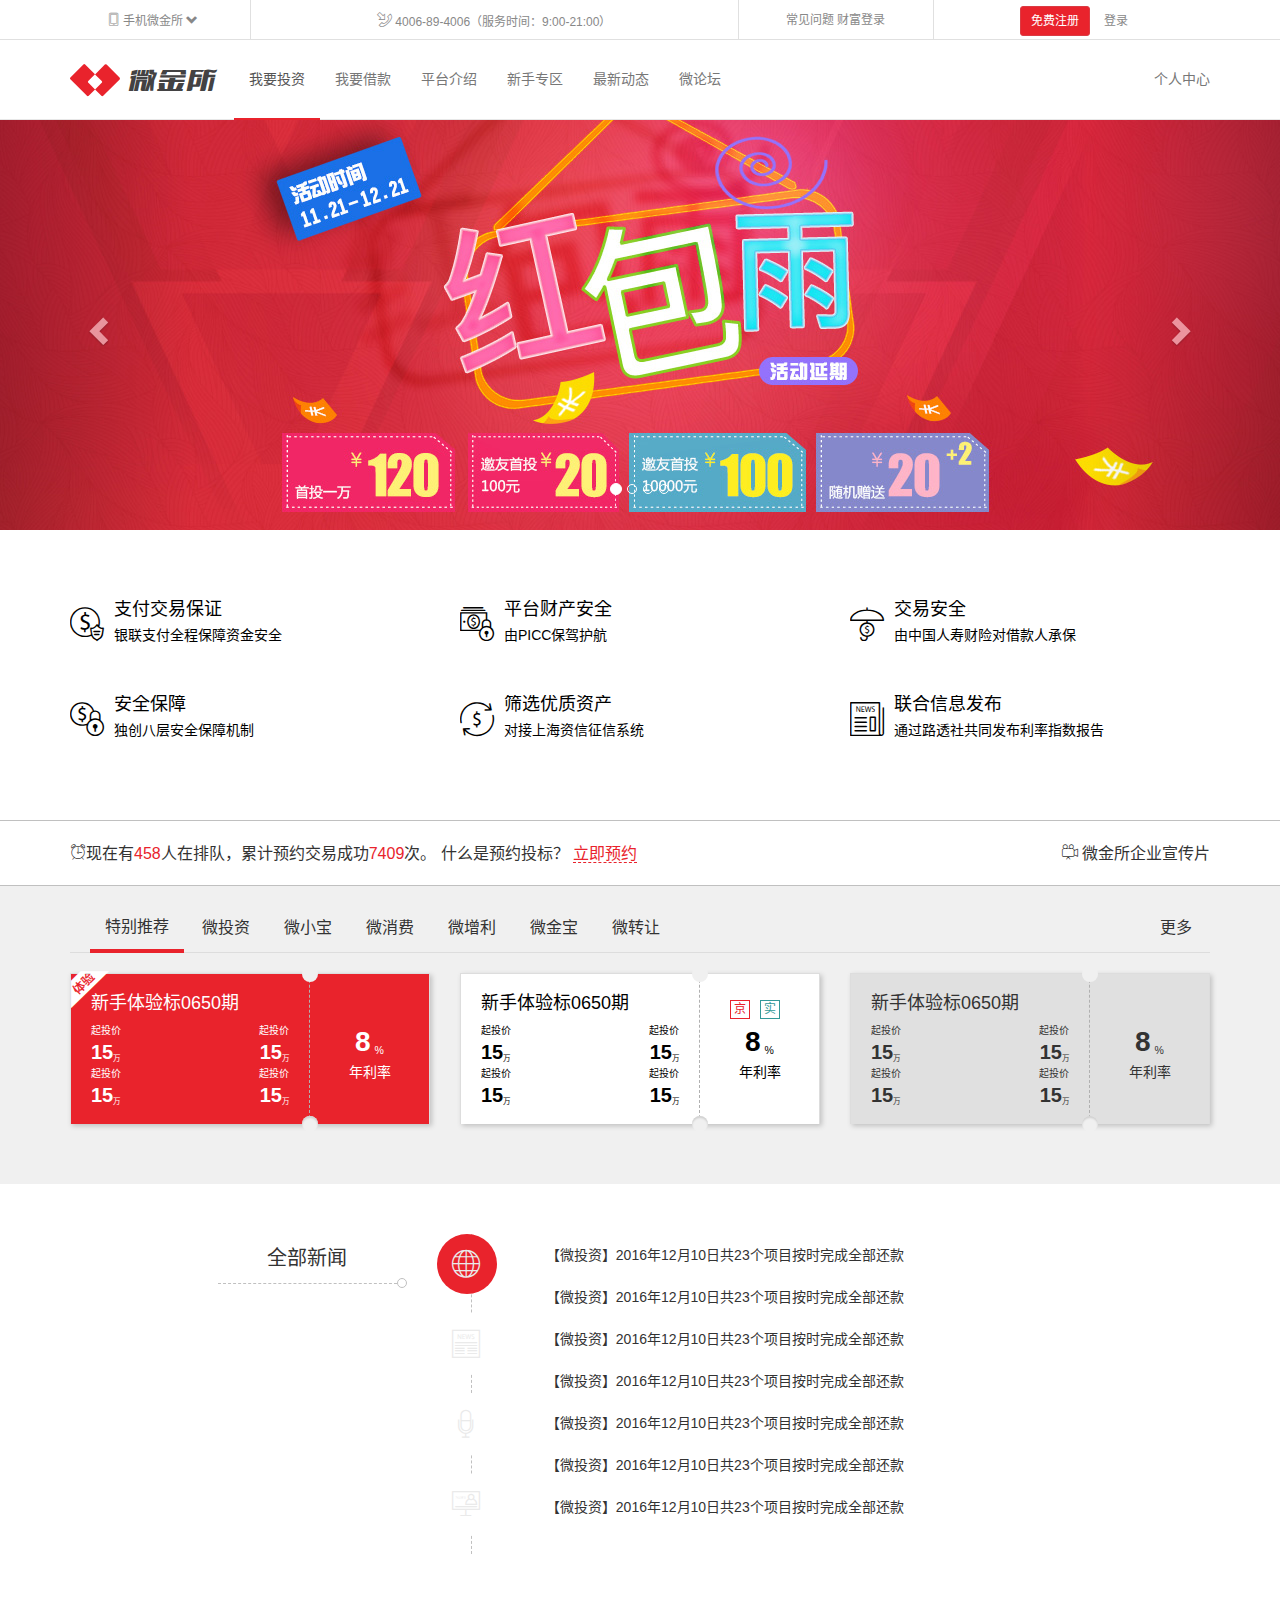
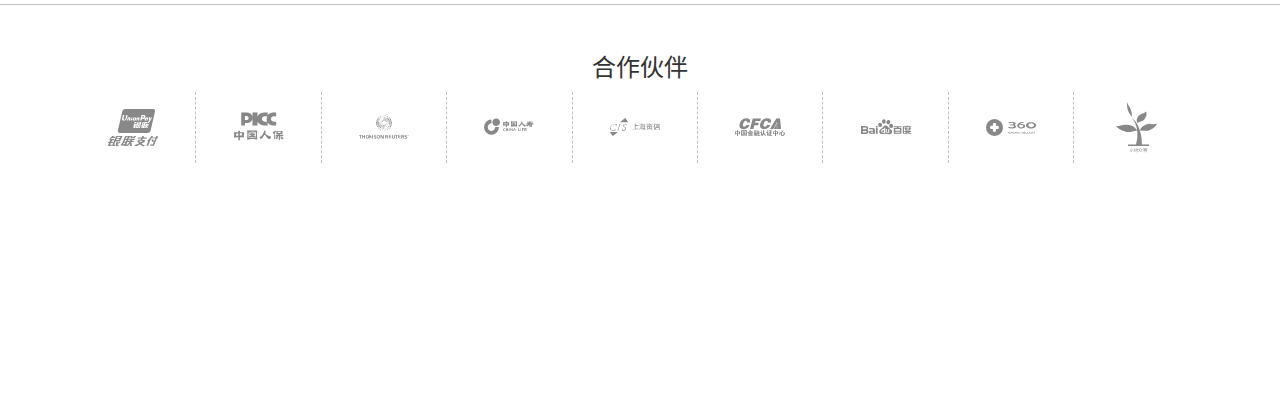
<file: index.html>
<!DOCTYPE html>
<html lang="zh-CN">
<head>
    <!--设置当前的字符编码-->
    <meta charset="utf-8">
    <!--设置浏览器兼容版本（让IE使用最新的渲染引擎工作）-->
    <meta http-equiv="X-UA-Compatible" content="IE=edge">
    <!--视口，声明当前网页在移动端浏览器中展示的相关设置-->
    <meta name="viewport" content="width=device-width, user-scalable=no, initial-scale=1.0">
    <!-- 上述3个meta标签*必须*放在最前面，任何其他内容都*必须*跟随其后！ -->
    <title>传智播客</title>

    <!--引入Bootstrap核心样式表-->
    <link href="lib/bootstrap-3.3.6-dist/css/bootstrap.css" rel="stylesheet">
    <!--引入tab栏小图标-->
    <link rel="shortcut icon" href="favicon.ico">
    <!-- HTML5 shim and Respond.js for IE8 support of HTML5 elements and media queries -->
    <!-- WARNING: Respond.js doesn't work if you view the page via file:// -->
    <!--条件注释:条件满足执行，不满足就是注释-->
    <!--html5shiv让浏览器可以识别HTML5的新标签-->
    <!--respond让低版本浏览器可以使用CSS3的媒体查询-->
    <!--[if lt IE 9]>
    <script src="lib/html5shiv-3.7.3/html5shiv.min.js"></script>
    <script src="lib/respond-1.4.2/respond.min.js"></script>
    <![endif]-->

    <!--个人的css样式写在最后，防止被层叠掉-->
    <link rel="stylesheet" href="css/main.css">
</head>
<body>
<div class="contaniter">
    <div class="main">

    </div>
</div>
<!--头部区域-->
<header id="header">
    <!--<div class="topbar hidden-sm hidden-xs">-->
    <div class="topbar visible-md visible-lg">
        <div class="container">
            <div class="row">
                <div class="col-md-2 text-center">
                    <a href="#" class="mobile-link">
                        <i class="icon-mobilephone"></i>
                        <span>手机微金所</span>
                        <i class="glyphicon glyphicon-chevron-down"></i>
                        <img src="img/c_06.jpg" alt="扫一扫">
                    </a>
                </div>
                <div class="col-md-5 text-center">
                    <i class="icon-telephone"></i>
                    <span>4006-89-4006（服务时间：9:00-21:00）</span>
                </div>
                <div class="col-md-2 text-center">
                    <a href="#">常见问题</a>
                    <a href="#">财富登录</a>
                </div>
                <div class="col-md-3 text-center">
                    <a href="#" class="btn btn-register btn-sm">免费注册</a>
                    <a href="#" class="btn btn-link btn-sm" data-toggle="modal" data-target="#login_form">登录</a>
                </div>
            </div>
        </div>
    </div>
    <nav class="navbar navbar-itast navbar-static-top" data-spy="affix" data-offset-top="120" data-offset-bottom="1000">
        <div class="container">
            <div class="navbar-header">
                <button type="button" class="navbar-toggle collapsed" data-toggle="collapse"
                        data-target="#nav_list" aria-expanded="false">
                    <span class="sr-only">切换菜单</span>
                    <span class="icon-bar"></span>
                    <span class="icon-bar"></span>
                    <span class="icon-bar"></span>
                </button>
                <a class="navbar-brand" href="#">
                    <i class="icon-icon"></i>
                    <i class="icon-logo"></i>
                </a>
            </div>
            <div class="collapse navbar-collapse" id="nav_list">
                <ul class="nav navbar-nav">
                    <li class="active"><a href="#">我要投资</a></li>
                    <li><a href="#">我要借款</a></li>
                    <li><a href="#">平台介绍</a></li>
                    <li><a href="#">新手专区</a></li>
                    <li><a href="#">最新动态</a></li>
                    <li><a href="#">微论坛</a></li>
                </ul>
                <ul class="nav navbar-nav navbar-right hidden-sm">
                    <li><a href="#">个人中心</a></li>
                </ul>
            </div>
        </div>
    </nav>
</header>
<!--/头部区域-->
<!--广告轮播-->
<section id="main_advert" class="carousel slide" data-ride="carousel">
    <!-- Indicators 指示器-->
    <ol class="carousel-indicators">
        <li data-target="#main_advert" data-slide-to="0" class="active"></li>
        <li data-target="#main_advert" data-slide-to="1"></li>
        <li data-target="#main_advert" data-slide-to="2"></li>
        <li data-target="#main_advert" data-slide-to="3"></li>
    </ol>

    <!-- Wrapper for slides  轮播图-->
    <div class="carousel-inner" role="listbox">
        <!--<div class="item active" style="background-image:url('img/slide_01_2000x410.jpg');"></div>-->
        <!--<div class="item" style="background-image:url('img/slide_02_2000x410.jpg');"></div>-->
        <!--<div class="item" style="background-image:url('img/slide_03_2000x410.jpg');"></div>-->
        <!--<div class="item" style="background-image:url('img/slide_04_2000x410.jpg');"></div>-->
        <div class="item active" data-img-lg="img/slide_01_2000x410.jpg" data-img-xs="img/slide_01_640x340.jpg"></div>
        <div class="item" data-img-lg="img/slide_02_2000x410.jpg" data-img-xs="img/slide_02_640x340.jpg"></div>
        <div class="item" data-img-lg="img/slide_03_2000x410.jpg" data-img-xs="img/slide_03_640x340.jpg"></div>
        <div class="item" data-img-lg="img/slide_04_2000x410.jpg" data-img-xs="img/slide_04_640x340.jpg"></div>
    </div>

    <!-- Controls 左右箭头-->
    <!-- Controls -->
    <a class="left carousel-control" href="#main_advert" role="button" data-slide="prev">
        <span class="glyphicon glyphicon-chevron-left" aria-hidden="true"></span>
        <span class="sr-only">Previous</span>
    </a>
    <a class="right carousel-control" href="#main_advert" role="button" data-slide="next">
        <span class="glyphicon glyphicon-chevron-right" aria-hidden="true"></span>
        <span class="sr-only">Next</span>
    </a>
</section>
<!--/广告轮播-->
<!--特色介绍-->
<section id="unique_feature" class="hidden-xs">
    <div class="container">
        <div class="row">
            <div class="col-sm-6 col-md-4">
                <a href="">
                    <div class="media">
                        <div class="media-left">
                            <i class="icon-uniE907"></i>
                        </div>
                        <div class="media-body">
                            <h4 class="media-heading">支付交易保证</h4>
                            <p>银联支付全程保障资金安全</p>
                        </div>
                    </div>
                </a>
            </div>
            <div class="col-sm-6 col-md-4">
                <a href="">
                    <div class="media">
                        <div class="media-left">
                            <i class="icon-uniE903"></i>
                        </div>
                        <div class="media-body">
                            <h4 class="media-heading">平台财产安全</h4>
                            <p>由PICC保驾护航</p>
                        </div>
                    </div>
                </a>
            </div>
            <div class="col-sm-6 col-md-4">
                <a href="">
                    <div class="media">
                        <div class="media-left">
                            <i class="icon-uniE901"></i>
                        </div>
                        <div class="media-body">
                            <h4 class="media-heading">交易安全</h4>
                            <p>由中国人寿财险对借款人承保</p>
                        </div>
                    </div>
                </a>
            </div>
            <div class="col-sm-6 col-md-4">
                <a href="">
                    <div class="media">
                        <div class="media-left">
                            <i class="icon-uniE900"></i>
                        </div>
                        <div class="media-body">
                            <h4 class="media-heading">安全保障</h4>
                            <p>独创八层安全保障机制</p>
                        </div>
                    </div>
                </a>
            </div>
            <div class="col-sm-6 col-md-4">
                <a href="">
                    <div class="media">
                        <div class="media-left">
                            <i class="icon-uniE904"></i>
                        </div>
                        <div class="media-body">
                            <h4 class="media-heading">筛选优质资产</h4>
                            <p>对接上海资信征信系统</p>
                        </div>
                    </div>
                </a>
            </div>
            <div class="col-sm-6 col-md-4">
                <a href="">
                    <div class="media">
                        <div class="media-left">
                            <i class="icon-uniE902"></i>
                        </div>
                        <div class="media-body">
                            <h4 class="media-heading">联合信息发布</h4>
                            <p>通过路透社共同发布利率指数报告</p>
                        </div>
                    </div>
                </a>
            </div>
        </div>

    </div>
</section>
<!--/特色介绍-->
<!--立即预约-->
<section id="appointment_now">
    <div class="container">
        <p class="pull-left">
            <i class="icon-uniE906"></i>现在有<span>458</span>人在排队，累计预约交易成功<span>7409</span>次。 什么是预约投标？ <a href="">立即预约</a>
        </p>
        <p class="pull-right hidden-sm hidden-xs">
            <a href="">
                <i class="icon-uniE905"></i> 微金所企业宣传片
            </a>
        </p>
    </div>
</section>
<!--/立即预约-->
<!--产品推荐-->
<section id="products">
    <div class="container">
        <div class="ul-wapper">
            <!-- Nav tabs 标签栏-->
            <ul class="nav nav-tabs" role="tablist">
                <li role="presentation" class="active"><a href="#tab_01" aria-controls="tab_01" role="tab"
                                                          data-toggle="tab">特别推荐</a></li>
                <li role="presentation"><a href="#tab_02" aria-controls="tab_02" role="tab" data-toggle="tab">微投资</a>
                </li>
                <li role="presentation"><a href="#tab_03" aria-controls="tab_03" role="tab" data-toggle="tab">微小宝</a>
                </li>
                <li role="presentation"><a href="#tab_04" aria-controls="tab_04" role="tab" data-toggle="tab">微消费</a>
                </li>
                <li role="presentation"><a href="#tab_05" aria-controls="tab_05" role="tab" data-toggle="tab">微增利</a>
                </li>
                <li role="presentation"><a href="#tab_06" aria-controls="tab_06" role="tab" data-toggle="tab">微金宝</a>
                </li>
                <li role="presentation"><a href="#tab_07" aria-controls="tab_07" role="tab" data-toggle="tab">微转让</a>
                </li>
                <li class="pull-right hidden-xs hidden-sm"><a href="">更多</a></li>
            </ul>
        </div>
        <!-- Tab panes 标签栏对应的内容-->
        <div class="tab-content">
            <div role="tabpanel" class="tab-pane active fade in" id="tab_01">
                <div class="row">
                    <div class="col-xs-12 col-sm-6 col-md-6 col-lg-4">
                        <div class="panel panel-itast actived">
                            <div class="panel-heading">
                                <p class="text-center">
                                    <strong>8</strong>
                                    <sub>%</sub><br>
                                    <span>年利率</span>
                                </p>
                            </div>
                            <div class="panel-body">
                                <h4>新手体验标0650期</h4>
                                <div class="row">
                                    <div class="col-xs-6 text-left">
                                        <p>起投价</p>
                                        <p><strong>15</strong><sub>万</sub></p>
                                    </div>
                                    <div class="col-xs-6 text-right">
                                        <p>起投价</p>
                                        <p><strong>15</strong><sub>万</sub></p>
                                    </div>
                                    <div class="col-xs-6 text-left">
                                        <p>起投价</p>
                                        <p><strong>15</strong><sub>万</sub></p>
                                    </div>
                                    <div class="col-xs-6 text-right">
                                        <p>起投价</p>
                                        <p><strong>15</strong><sub>万</sub></p>
                                    </div>
                                </div>
                            </div>
                        </div>
                    </div>
                    <div class="col-xs-12 col-sm-6 col-md-6 col-lg-4">
                        <div class="panel panel-itast">
                            <div class="panel-heading text-center">
                                <p class="tooltips">
                                    <a href="" class="tooltips-one" data-toggle="tooltip" data-placement="top"
                                       title="北京市">京</a>
                                    <a href="" class="tooltips-two" data-toggle="tooltip" data-placement="top"
                                       title="实地认证">实</a>
                                </p>
                                <p class="text-center">
                                    <strong>8</strong>
                                    <sub>%</sub><br>
                                    <span>年利率</span>
                                </p>
                            </div>
                            <div class="panel-body">
                                <h4>新手体验标0650期</h4>
                                <div class="row">
                                    <div class="col-xs-6 text-left">
                                        <p>起投价</p>
                                        <p><strong>15</strong><sub>万</sub></p>
                                    </div>
                                    <div class="col-xs-6 text-right">
                                        <p>起投价</p>
                                        <p><strong>15</strong><sub>万</sub></p>
                                    </div>
                                    <div class="col-xs-6 text-left">
                                        <p>起投价</p>
                                        <p><strong>15</strong><sub>万</sub></p>
                                    </div>
                                    <div class="col-xs-6 text-right">
                                        <p>起投价</p>
                                        <p><strong>15</strong><sub>万</sub></p>
                                    </div>
                                </div>
                            </div>
                        </div>
                    </div>
                    <div class="col-xs-12 col-sm-6 col-md-6 col-lg-4">
                        <div class="panel panel-itast disabled">
                            <div class="panel-heading">
                                <p class="text-center">
                                    <strong>8</strong>
                                    <sub>%</sub><br>
                                    <span>年利率</span>
                                </p>
                            </div>
                            <div class="panel-body">
                                <h4>新手体验标0650期</h4>
                                <div class="row">
                                    <div class="col-xs-6 text-left">
                                        <p>起投价</p>
                                        <p><strong>15</strong><sub>万</sub></p>
                                    </div>
                                    <div class="col-xs-6 text-right">
                                        <p>起投价</p>
                                        <p><strong>15</strong><sub>万</sub></p>
                                    </div>
                                    <div class="col-xs-6 text-left">
                                        <p>起投价</p>
                                        <p><strong>15</strong><sub>万</sub></p>
                                    </div>
                                    <div class="col-xs-6 text-right">
                                        <p>起投价</p>
                                        <p><strong>15</strong><sub>万</sub></p>
                                    </div>
                                </div>
                            </div>
                        </div>
                    </div>
                </div>
            </div>
            <div role="tabpanel" class="tab-pane fade" id="tab_02">微投资</div>
            <div role="tabpanel" class="tab-pane fade" id="tab_03">微小宝</div>
            <div role="tabpanel" class="tab-pane fade" id="tab_04">微消费</div>
            <div role="tabpanel" class="tab-pane fade" id="tab_05">微增利</div>
            <div role="tabpanel" class="tab-pane fade" id="tab_06">微金宝</div>
            <div role="tabpanel" class="tab-pane fade" id="tab_07">微转让</div>

        </div>
    </div>
</section>
<!--/产品推荐-->
<!--新闻列表-->
<section id="news">
    <div class="row">
        <div class="col-sm-2 col-sm-offset-2">
            <div class="news-title">
                全部新闻
            </div>
        </div>
        <div class="col-sm-1">
            <ul class="nav nav-pills nav-stacked">
                <li role="presentation" class="active">
                    <a href="#home" aria-controls="home" role="tab" data-toggle="tab" data-title="全部新闻">
                        <i class="icon-news01"></i>
                    </a>
                </li>
                <li role="presentation">
                    <a href="#profile" aria-controls="profile" role="tab" data-toggle="tab" data-title="媒体新闻">
                        <i class="icon-news02"></i>
                    </a>
                </li>
                <li role="presentation">
                    <a href="#messages" aria-controls="messages" role="tab" data-toggle="tab" data-title="社会新闻">
                        <i class="icon-news03"></i>
                    </a>
                </li>
                <li role="presentation">
                    <a href="#settings" aria-controls="settings" role="tab" data-toggle="tab" data-title="行业资讯">
                        <i class="icon-news04"></i>
                    </a>
                </li>
            </ul>
            <i class="line hidden-sm hidden-xs"></i>
        </div>
        <div class="col-sm-6">
            <div class="tab-content">
                <div role="tabpanel" class="tab-pane fade in active" id="home">
                    <ul>
                        <li>【微投资】2016年12月10日共23个项目按时完成全部还款</li>
                        <li>【微投资】2016年12月10日共23个项目按时完成全部还款</li>
                        <li>【微投资】2016年12月10日共23个项目按时完成全部还款</li>
                        <li>【微投资】2016年12月10日共23个项目按时完成全部还款</li>
                        <li>【微投资】2016年12月10日共23个项目按时完成全部还款</li>
                        <li>【微投资】2016年12月10日共23个项目按时完成全部还款</li>
                        <li>【微投资】2016年12月10日共23个项目按时完成全部还款</li>
                    </ul>
                </div>
                <div role="tabpanel" class="tab-pane fade" id="profile">
                    <ul>
                        <li>【微小宝】2016年12月10日共23个项目按时完成全部还款</li>
                        <li>【微小宝】2016年12月10日共23个项目按时完成全部还款</li>
                        <li>【微小宝】2016年12月10日共23个项目按时完成全部还款</li>
                        <li>【微小宝】2016年12月10日共23个项目按时完成全部还款</li>
                        <li>【微小宝】2016年12月10日共23个项目按时完成全部还款</li>
                        <li>【微小宝】2016年12月10日共23个项目按时完成全部还款</li>
                        <li>【微小宝】2016年12月10日共23个项目按时完成全部还款</li>
                    </ul>
                </div>
                <div role="tabpanel" class="tab-pane fade" id="messages">
                    <ul>
                        <li>【微消费】2016年12月10日共23个项目按时完成全部还款</li>
                        <li>【微消费】2016年12月10日共23个项目按时完成全部还款</li>
                        <li>【微消费】2016年12月10日共23个项目按时完成全部还款</li>
                        <li>【微消费】2016年12月10日共23个项目按时完成全部还款</li>
                        <li>【微消费】2016年12月10日共23个项目按时完成全部还款</li>
                        <li>【微消费】2016年12月10日共23个项目按时完成全部还款</li>
                        <li>【微消费】2016年12月10日共23个项目按时完成全部还款</li>
                    </ul>
                </div>
                <div role="tabpanel" class="tab-pane fade" id="settings">
                    <ul>
                        <li>【微还款】2016年12月10日共23个项目按时完成全部还款</li>
                        <li>【微还款】2016年12月10日共23个项目按时完成全部还款</li>
                        <li>【微还款】2016年12月10日共23个项目按时完成全部还款</li>
                        <li>【微还款】2016年12月10日共23个项目按时完成全部还款</li>
                        <li>【微还款】2016年12月10日共23个项目按时完成全部还款</li>
                        <li>【微还款】2016年12月10日共23个项目按时完成全部还款</li>
                        <li>【微还款】2016年12月10日共23个项目按时完成全部还款</li>
                    </ul>
                </div>
            </div>
        </div>


    </div>
</section>
<!--/新闻列表-->
<!--合作伙伴-->
<section id="parter" class="hidden-xs">
    <div class="container">
        <h3 class="text-center">合作伙伴</h3>
        <ul class="center-block">
            <li><a href="" class="icon-uniE930"></a></li>
            <li><a href="" class="icon-uniE92F"></a></li>
            <li><a href="" class="icon-uniE92E"></a></li>
            <li><a href="" class="icon-uniE92A"></a></li>
            <li><a href="" class="icon-uniE929"></a></li>
            <li><a href="" class="icon-uniE931"></a></li>
            <li><a href="" class="icon-uniE92C"></a></li>
            <li><a href="" class="icon-uniE92B"></a></li>
            <li><a href="" class="icon-uniE92D"></a></li>
        </ul>
    </div>
</section>
<!--/合作伙伴-->
<!--脚注区域-->
<footer id="footer">
</footer>
<!--/脚注区域-->

<!-- Modal：模态框 -->
<div class="modal fade" id="login_form" tabindex="-1" role="dialog" aria-labelledby="login_formLabel">
    <div class="modal-dialog" role="document">
        <div class="modal-content">
            <div class="modal-header">
                <!--<button type="button" class="close" data-dismiss="modal" aria-label="Close"><span aria-hidden="true">&times;</span>-->
                <!--</button>-->
                <h4 class="modal-title" id="login_formLabel">登录</h4>
            </div>
            <div class="modal-body">
                <form class="form-horizontal">
                    <div class="form-group">
                        <label for="inputEmail3" class="col-sm-2 control-label">Email</label>
                        <div class="col-sm-10">
                            <input type="email" class="form-control input-lg" id="inputEmail3" placeholder="请输入邮箱">
                        </div>
                    </div>
                    <div class="form-group">
                        <label for="inputPassword3" class="col-sm-2 control-label">Password</label>
                        <div class="col-sm-10">
                            <input type="password" class="form-control" id="inputPassword3"
                                   placeholder="请输入密码">
                        </div>
                    </div>
                    <div class="form-group">
                        <div class="col-sm-offset-2 col-sm-10">
                            <div class="checkbox">
                                <label>
                                    <input type="checkbox"> Remember me
                                </label>
                            </div>
                        </div>
                    </div>
                    <div class="form-group">
                        <div class="col-sm-offset-2 col-sm-10">
                            <button type="submit" class="btn btn-default">Sign in</button>
                        </div>
                    </div>
                </form>
            </div>
            <!--<div class="modal-footer">-->
            <!--<button type="button" class="btn btn-default" data-dismiss="modal">Close</button>-->
            <!--<button type="button" class="btn btn-primary">Save changes</button>-->
            <!--</div>-->
        </div>
    </div>


    <!-- jQuery (necessary for Bootstrap's JavaScript plugins) -->
    <!--bootstrap的所有组件都是依赖jQuery的-->
    <script src="lib/jQuery/jquery.min.js"></script>
    <!-- Include all compiled plugins (below), or include individual files as needed -->
    <script src="lib/bootstrap-3.3.6-dist/js/bootstrap.js"></script>

    <script src="js/mian.js"></script>
</body>
</html>
</file>
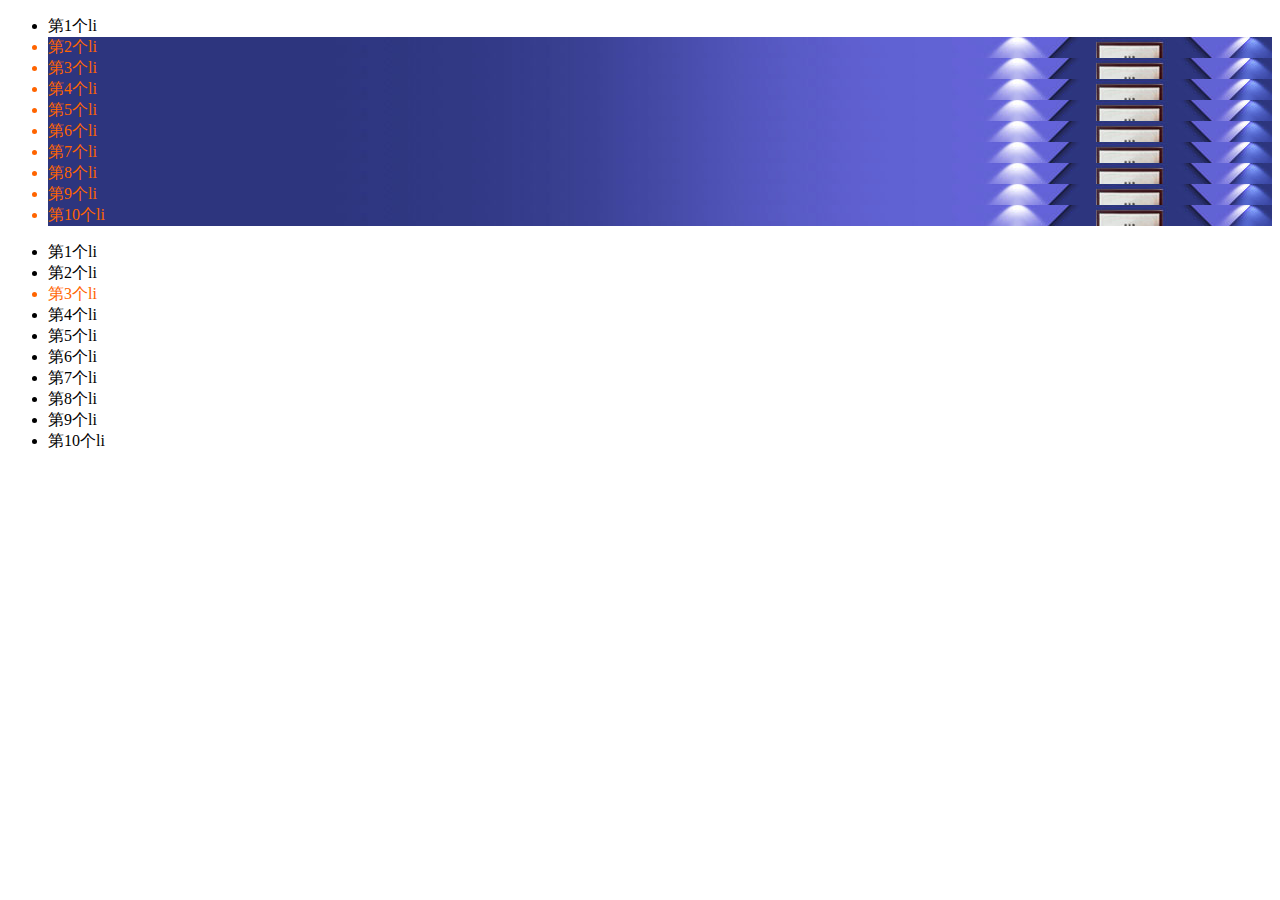
<file: selector/index.html>
<!DOCTYPE html>
<html lang="en">
<head>
    <meta charset="UTF-8">
    <title>加号选择器</title>
    <style>
        .first-ul > li + li {
            color: #ff6400;
            background-image: url("../img/slide_04_2000x410.jpg");
        }

        .second-ul > li.item2 + li {
            color: #ff6400;
        }
    </style>
</head>
<body>
<ul class="first-ul">
    <li>第1个li</li>
    <li>第2个li</li>
    <li>第3个li</li>
    <li>第4个li</li>
    <li>第5个li</li>
    <li>第6个li</li>
    <li>第7个li</li>
    <li>第8个li</li>
    <li>第9个li</li>
    <li>第10个li</li>
</ul>
<ul class="second-ul">
    <li>第1个li</li>
    <li class="item2">第2个li</li>
    <li>第3个li</li>
    <li>第4个li</li>
    <li>第5个li</li>
    <li>第6个li</li>
    <li>第7个li</li>
    <li>第8个li</li>
    <li>第9个li</li>
    <li>第10个li</li>
</ul>
</body>
</html>
</file>
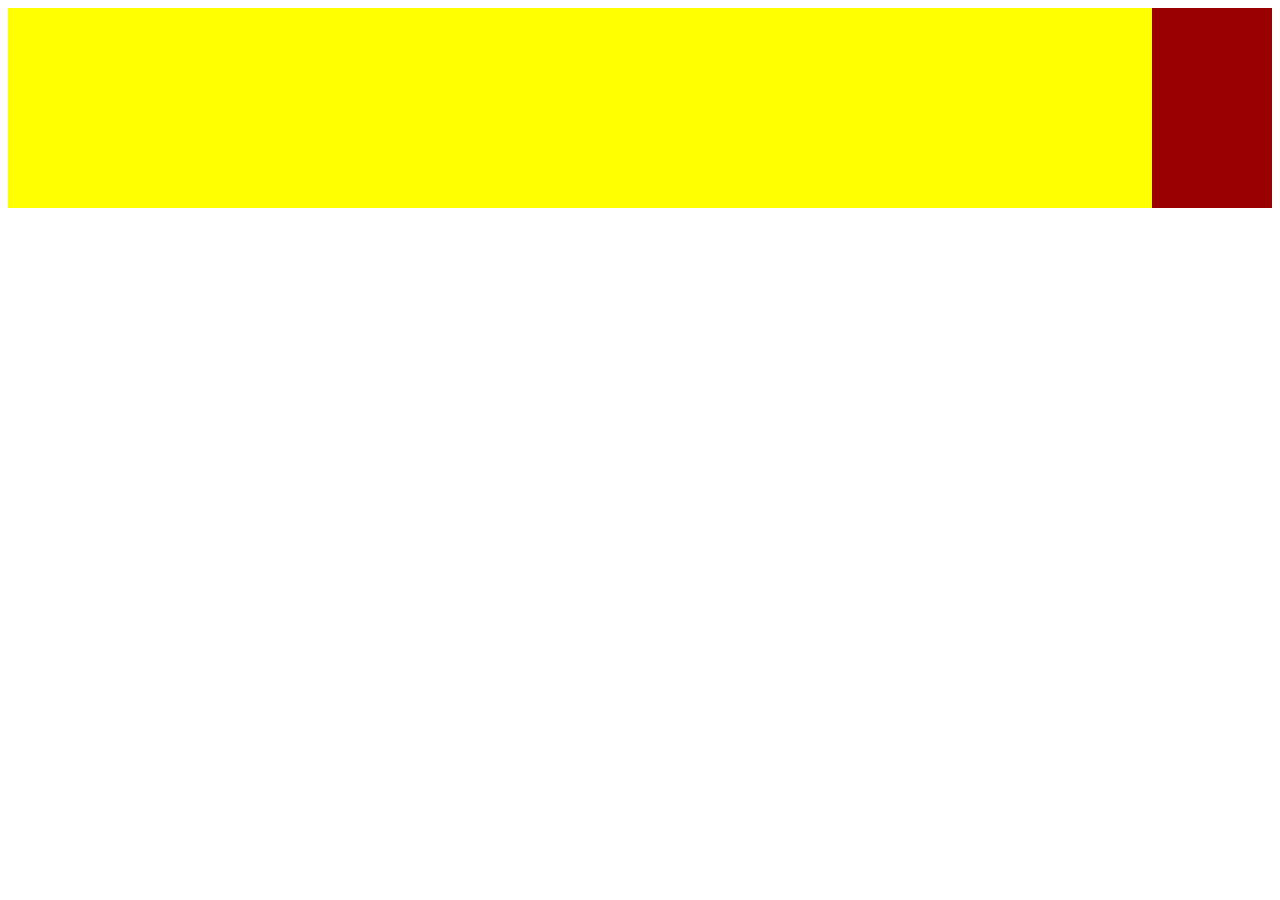
<file: temp.html>
<!DOCTYPE html>
<html lang="en">
<head>
    <meta charset="UTF-8">
    <title>Title</title>
    <style>
        .box {
            height: 200px;
            background: black;
            display: flex;
        }

        .left {
            float: left;
            /*width: 80px;*/
            flex: 1;
            height: 200px;
            background: yellow;
        }

        .right {
            float: right;
            width: 120px;
            /*flex: 1;*/
            height: 100%;
            /*background: dodgerblue;*/
            /*opacity: 0.4;*/
            background-color: rgba(255, 0, 0, 0.6);
        }
    </style>
</head>
<body>
<div class="box">
    <div class="left"></div>
    <div class="right"></div>
</div>
</body>
</html>
</file>
<file: css/main.css>
body {
    font-family: "Helvetica Neue", Helvetica, Microsoft Yahei, Hiragino Sans GB, WenQuanYi Micro Hei, sans-serif;
}

html, body {
    margin: 0;
    padding: 0;
    overflow-x: hidden;
}

/*头部样式*/
#header {
    background: #ffffff;
}

.topbar {
    height: 40px;
    line-height: 40px;
    border-bottom: 1px solid #e0e0e0;
}

#header > .topbar > .container > .row > div {
    height: 40px;
    font-size: 12px;
    color: #888888;
}

#header > .topbar > .container > .row > div + div {
    border-left: 1px solid #e0e0e0;
}

#header .mobile-link {
    font-size: 12px;
    color: #888888;
}

#header .mobile-link:hover {
    text-decoration: none;
}

#header .mobile-link img {
    display: none;
    position: absolute;
    top: 28px;
    left: 50%;
    margin-left: -60px;
    z-index: 1001;
}

#header .mobile-link:hover > img {
    display: block;
}

#header .col-md-2 a, #header .col-md-3 a.btn-link {
    color: #888888;
    text-decoration: none;
}

#header .col-md-2 a:hover, #header .col-md-3 a.btn-link:hover {
    color: #E9232C;
}

@font-face {
    font-family: "itcast";
    src: url('../font/MiFie-Web-Font.eot') format('embedded-opentype'), url('../font/MiFie-Web-Font.svg') format('svg'),
    url('../font/MiFie-Web-Font.ttf') format('truetype'), url('../font/MiFie-Web-Font.woff') format('woff');
}

[class^="icon-"], [class*=" icon-"] {
    font-family: itcast;
    font-style: normal;
}

.icon-mobilephone::before {
    content: '\e908';
    font-size: 13px;
}

.icon-telephone::before {
    content: '\e909';
    font-size: 15px;
}

.icon-icon {
    color: #E9232C;
    display: inline-block;
    font-size: 50px;
    line-height: 50px;
    vertical-align: middle;
}

.icon-icon::before {
    content: "\e920";
}

.icon-logo {
    color: #434243;
    display: inline-block;
    font-size: 36px;
    line-height: 50px;
    vertical-align: middle;
}

.icon-logo::before {
    content: "\e93e";
}

/*轮播图区域*/
#main_advert {
    /*background: red;*/
}

#main_advert .carousel-inner .item {

    background-repeat: no-repeat;
    background-position: center center;
    -webkit-background-size: cover;
    background-size: cover;
}

/*媒体查询，控制图片区域的高度*/
@media (min-width: 768px) {
    /*屏幕宽度大于768，才会设置高度为图片区域410px*/
    #main_advert .carousel-inner .item {
        height: 410px;
    }
}

#main_advert .carousel-inner .item > img {
    width: 100%;
}

/*特色区域*/
#unique_feature {
    /*background: #CCCCCC;*/
    padding: 50px 0;
    border-bottom: 1px solid #c0c0c0;
}

#unique_feature a {
    color: #000000;
    text-decoration: none;
}

#unique_feature a:hover {
    color: #E9232C;
}

#unique_feature .row > div {
    margin-bottom: 20px;
    margin-top: 20px;
}

#unique_feature i {
    font-size: 34px;
}

.icon-uniE907:before {
    content: "\e907";
}

.icon-uniE903:before {
    content: "\e903";
}

.icon-uniE901:before {
    content: "\e901";
}

.icon-uniE900:before {
    content: "\e900";
}

.icon-uniE904:before {
    content: "\e904";
}

.icon-uniE902:before {
    content: "\e902";
}

/*立即预约区域*/
#appointment_now {
    /*height: 60px;*/
    border-bottom: 1px solid #c0c0c0;
}

#appointment_now > .container > .pull-left,
#appointment_now > .container > .pull-right {
    color: #333;
    font-size: 16px;
    margin: 0;
    padding: 20px 0;
}

#appointment_now > .container > .pull-left > span {
    color: #E9232C;
}

#appointment_now > .container > .pull-left > a {
    color: #E9232C;
    border-bottom: 1px dashed #E9232C;
    text-decoration: none;
}

#appointment_now > .container > .pull-right > a {
    color: #333;
    text-decoration: none;
}

.icon-uniE906:before {
    content: "\e906";
}

.icon-uniE905:before {
    content: "\e905";
}

/*产品推荐区域*/
#products {
    background: #f0f0f0;
    padding: 20px 0;
}

/*#products > .container > .ul-wapper {*/
/*overflow-x: hidden;*/
/*}*/

#products > .container > .ul-wapper > .nav-tabs {
    padding-left: 20px;
}

#products > .container > .ul-wapper > .nav-tabs > li {

}

#products > .container > .ul-wapper > .nav-tabs > li.active {

}

#products > .container > .ul-wapper > .nav-tabs > li a {
    font-size: 16px;
    color: #333;
}

#products > .container > .ul-wapper > .nav-tabs > li.active a {
    background: transparent;
    border: 0;
    border-bottom: 4px solid #E9232C;
}

#products > .container > .ul-wapper > .nav-tabs > li a:hover {
    color: #000;
    /*border-bottom: transparent;*/
}

#products > .container > .tab-content {
    padding: 20px 0;
}

/*#products > .container .row .panel-itast {*/
/*height: 150px;*/
/*box-shadow: 2px 2px 5px #c0c0c0;*/
/*}*/

/*新闻区域*/
#news {
    padding: 50px 0;
    background: transparent;
    border-bottom: 1px solid #c0c0c0;
}

#news .news-title {
    font-size: 20px;
    border-bottom: 1px dashed #c0c0c0;
    margin-bottom: 30px;
    text-align: center;
    padding: 10px 0;
    position: relative;
    margin-right: 10px;
}

#news .news-title::after {
    content: " ";
    width: 10px;
    height: 10px;
    border-radius: 50%;
    position: absolute;
    border: 1px solid #c0c0c0;
    bottom: -5px;
    right: -10px;

}

#news .nav-pills > li {
    margin-bottom: 20px;
}

#news .nav-pills {
    background: transparent;
}

#news .nav-pills > li.active > a {
    width: 60px;
    height: 60px;
    background-color: #E9232C;
    border-radius: 50%;

}

#news .nav-pills > li > a {
    background: white;
}

#news .nav-pills > li a:hover {
    width: 60px;
    height: 60px;
    background-color: #E9232C;
    border-radius: 50%;
}

#news .line {
    height: 100%;
    border-left: 1px dashed #c0c0c0;
    position: absolute;
    top: 0;
    left: 45%;
    z-index: -1;
}

#news .tab-pane ul {
    list-style: none;
    font-size: 14px;
    line-height: 3;
    padding: 0;
}

/*媒体查询，新闻分类tab栏*/
@media (max-width: 768px) {
    /*屏幕宽度小于768，左浮动*/
    #news .nav-pills > li {
        float: left;
        /*width: 25%;*/
        margin-right: 30px;
    }
}

.icon-news01:before {
    content: "\e90e";
    font-size: 28px;
    color: #EAEAEA;
}

.icon-news02:before {
    content: "\e90f";
    font-size: 28px;
    color: #EAEAEA;
}

.icon-news03:before {
    content: "\e910";
    font-size: 28px;
    color: #EAEAEA;
}

.icon-news04:before {
    content: "\e911";
    font-size: 28px;
    color: #EAEAEA;
}

/*合作伙伴区域*/
#parter {
    padding: 30px 0;
}

#parter ul {
    list-style: none;
    position: relative;
    overflow: hidden;
    text-align: center;
    padding: 0;
    margin: 0;
}

#parter ul li {
    float: left;
    width: 11%;
}

#parter ul li + li {
    border-left: 1px dashed #c0c0c0;
}

#parter ul li > a {
    /*padding: 10px 20px;*/
    font-size: 50px;
    color: #888;
    text-align: center;
}

#parter ul li > a:hover {
    text-decoration: none;
    color: #E9232C;
}

.icon-uniE930:before {
    content: "\e946";
}

.icon-uniE92F:before {
    content: "\e92f";
}

.icon-uniE92E:before {
    content: "\e92e";
}

.icon-uniE92A:before {
    content: "\e92a";
}

.icon-uniE929:before {
    content: "\e929";
}

.icon-uniE931:before {
    content: "\e931";
}

.icon-uniE92C:before {
    content: "\e92c";
}

.icon-uniE92B:before {
    content: "\e92b";
}

.icon-uniE92D:before {
    content: "\e92d";
}

/*测试区域样式*/
/*section {*/
/*height: 200px;*/
/*background: #e6e6e6;*/
/*}*/
/*section:nth-of-type(2n+1) {*/
/*background: red;*/
/*}*/
/*脚注样式*/
#footer {
    height: 200px;
    background: white;
}

/*bootstrap拓展样式*/

.panel-itast {
    border-color: #ddd;
    box-shadow: 2px 2px 5px #c0c0c0;
    border-bottom: 0;
    color: #000;
    background: white;
    border-radius: 0;
}

#products .tab-content .col-xs-12 .actived {
    background: #E9232C;
    color: white;
}

#products .tab-content .col-xs-12 .actived::before {
    content: "\e915";
    position: absolute;
    font-family: itcast;
    font-size: 38px;
    top: -10px;
}

#products .tab-content .col-xs-12 .disabled {
    background: #e0e0e0;
    color: #333;
}

.panel-itast > .panel-heading {
    position: relative;
    border-color: #ddd;
    float: right;
    border-bottom: 0;
    border-left: 1px dashed #b0b0b0;
    height: 150px;
    width: 120px;
    padding: 20px;
}

.panel-itast > .panel-body {
    border-bottom: 0;
    height: 150px;
    padding: 10px 20px;
    margin-right: 120px;
}

.panel-itast > .panel-heading::before {
    content: " ";
    position: absolute;
    width: 16px;
    height: 16px;
    border-radius: 50%;
    background: #f0f0f0;
    top: -8px;
    left: -8px;
}

.panel-itast > .panel-heading::after {
    content: " ";
    position: absolute;
    width: 16px;
    height: 16px;
    border-radius: 50%;
    background: #f0f0f0;
    top: 142px;
    left: -8px;
    box-shadow: 0 2px 2px #d0d0d0 inset;
}

.panel-itast > .panel-heading > .tooltips > a {
    position: absolute;
    top: 26px;
    left: 50%;
    text-decoration: none;
    font-size: 12px;
}

.panel-itast > .panel-heading > .tooltips > .tooltips-one {
    margin-left: -30px;
    border: 1px solid #E9232C;
    padding: 0px 3px;
    color: #E9232C;
}

.panel-itast > .panel-heading > .tooltips > .tooltips-two {
    margin-left: 0px;
    border: 1px solid #399;
    padding: 0px 3px;
    color: #399;
}

.panel-itast > .panel-body > .row > .left-part {
    float: left;
}

.panel-itast > .panel-body > .row > .left-part {
    float: right;
}

.panel-itast > .panel-body p {
    margin-bottom: 0;
    font-size: 10px;
}

.panel-itast > .panel-body p > strong {
    font-size: 20px;
}

.panel-itast > .panel-heading > p {
    margin-top: 28px;
}

.panel-itast > .panel-heading > p > strong {
    font-size: 28px;
}

.panel-itast > .panel-heading + .panel-collapse > .panel-body {
    border-top-color: #ddd;
}

.panel-itast > .panel-heading .badge {
    color: #f5f5f5;
    background-color: #333;
}

.btn-register {
    color: #FFFFFF;
    background-color: #E9232C;
    border-color: #DB3B43;
}

.btn-register:hover,
.btn-register:focus,
.btn-register:active,
.btn-register.active,
.open .dropdown-toggle.btn-register {
    color: #FFFFFF;
    background-color: #DB1122;
    border-color: #DB3B43;
}

.btn-register:active,
.btn-register.active,
.open .dropdown-toggle.btn-register {
    background-image: none;
}

.btn-register.disabled,
.btn-register[disabled],
fieldset[disabled] .btn-register,
.btn-register.disabled:hover,
.btn-register[disabled]:hover,
fieldset[disabled] .btn-register:hover,
.btn-register.disabled:focus,
.btn-register[disabled]:focus,
fieldset[disabled] .btn-register:focus,
.btn-register.disabled:active,
.btn-register[disabled]:active,
fieldset[disabled] .btn-register:active,
.btn-register.disabled.active,
.btn-register[disabled].active,
fieldset[disabled] .btn-register.active {
    background-color: #E9232C;
    border-color: #DB3B43;
}

.btn-register .badge {
    color: #E9232C;
    background-color: #FFFFFF;
}

.navbar-itast {
    background-color: #FFFFFF;
    border-color: #e7e7e7;
    height: 80px;
    margin-bottom: 0;
    width: 100%;
    top: 0px;
}

.navbar-itast .navbar-brand {
    color: #777;
}

.navbar-itast .navbar-brand:hover,
.navbar-itast .navbar-brand:focus {
    color: #5e5e5e;
    background-color: transparent;
}

.navbar-itast .navbar-text {
    color: #777;
}

.navbar-itast .navbar-nav > li > a {
    color: #777;
    line-height: 48px;
    font-size: 1.4rem;
}

.navbar-itast .navbar-nav > li > a:hover,
.navbar-itast .navbar-nav > li > a:focus {
    color: #333;
    background-color: transparent;
    border-bottom: 2px solid #E9232C;
}

.navbar-itast .navbar-nav > .active > a,
.navbar-itast .navbar-nav > .active > a:hover,
.navbar-itast .navbar-nav > .active > a:focus {
    color: #555;
    background-color: #ffffff;
    border-bottom: 2px solid #E9232C;
}

.navbar-itast .navbar-nav > .disabled > a,
.navbar-itast .navbar-nav > .disabled > a:hover,
.navbar-itast .navbar-nav > .disabled > a:focus {
    color: #ccc;
    background-color: transparent;
}

.navbar-itast .navbar-toggle {
    border-color: #ddd;
    margin-top: 23px;
}

.navbar-itast .navbar-toggle:hover,
.navbar-itast .navbar-toggle:focus {
    background-color: #ddd;
}

.navbar-itast .navbar-toggle .icon-bar {
    background-color: #888;
}

.navbar-itast .navbar-collapse,
.navbar-itast .navbar-form {
    border-color: #e7e7e7;
}

.navbar-itast .navbar-nav > .open > a,
.navbar-itast .navbar-nav > .open > a:hover,
.navbar-itast .navbar-nav > .open > a:focus {
    color: #555;
    background-color: #e7e7e7;
}

@media (max-width: 767px) {
    .navbar-itast .navbar-nav .open .dropdown-menu > li > a {
        color: #777;
    }

    .navbar-itast .navbar-nav .open .dropdown-menu > li > a:hover,
    .navbar-itast .navbar-nav .open .dropdown-menu > li > a:focus {
        color: #333;
        background-color: transparent;
    }

    .navbar-itast .navbar-nav .open .dropdown-menu > .active > a,
    .navbar-itast .navbar-nav .open .dropdown-menu > .active > a:hover,
    .navbar-itast .navbar-nav .open .dropdown-menu > .active > a:focus {
        color: #555;
        background-color: #e7e7e7;
    }

    .navbar-itast .navbar-nav .open .dropdown-menu > .disabled > a,
    .navbar-itast .navbar-nav .open .dropdown-menu > .disabled > a:hover,
    .navbar-itast .navbar-nav .open .dropdown-menu > .disabled > a:focus {
        color: #ccc;
        background-color: transparent;
    }
}

.navbar-itast .navbar-link {
    color: #777;
}

.navbar-itast .navbar-link:hover {
    color: #333;
    border-bottom: 2px solid #E9232C;
}

.navbar-itast .btn-link {
    color: #777;
}

.navbar-itast .btn-link:hover,
.navbar-itast .btn-link:focus {
    color: #333;
}

.navbar-itast .btn-link[disabled]:hover,
fieldset[disabled] .navbar-itast .btn-link:hover,
.navbar-itast .btn-link[disabled]:focus,
fieldset[disabled] .navbar-itast .btn-link:focus {
    color: #ccc;
}
</file>
